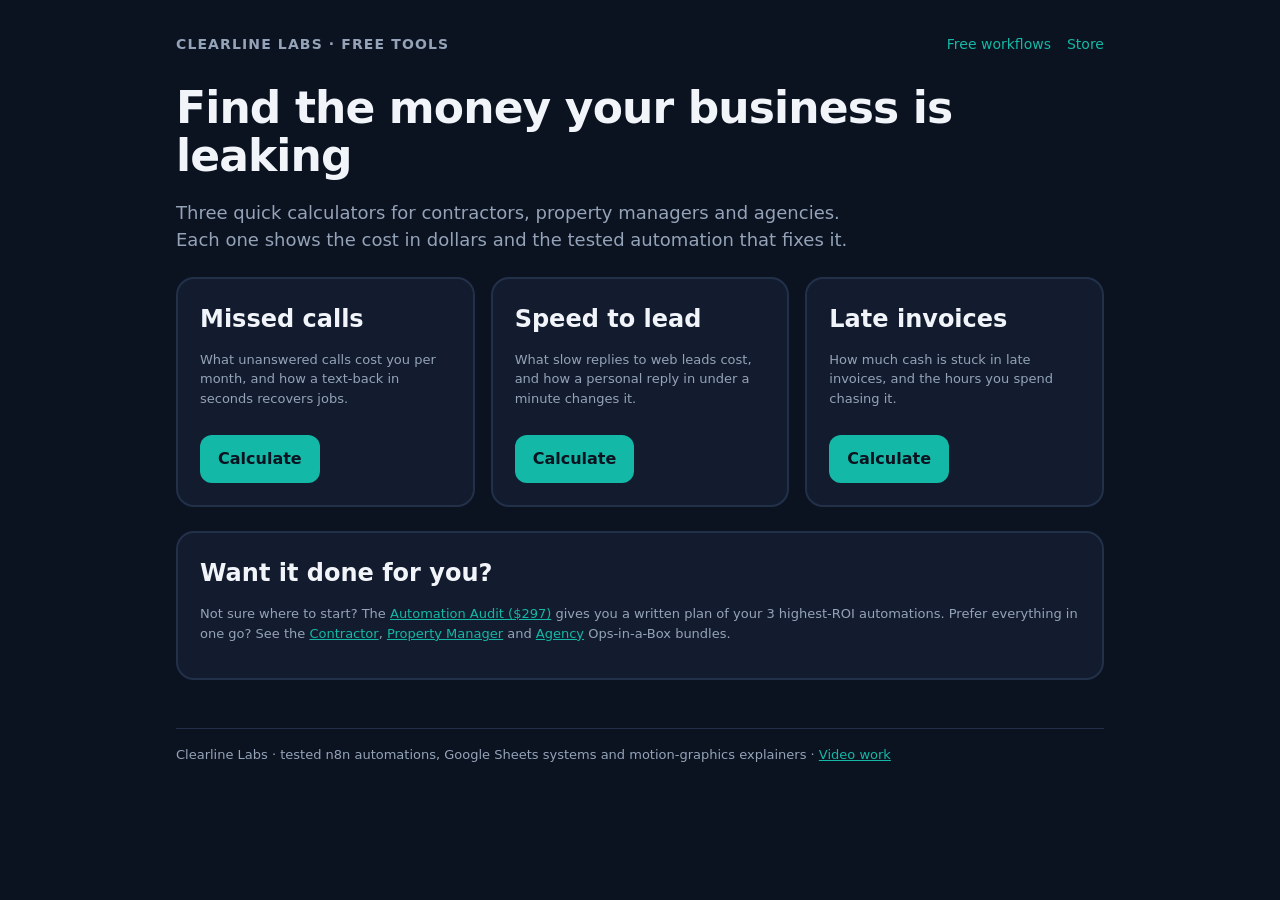
<file: index.html>
<!doctype html>
<html lang="en"><head><meta charset="utf-8"><meta name="viewport" content="width=device-width,initial-scale=1">
<title>Free ROI Calculators for Service Businesses | Clearline Labs</title>
<meta name="description" content="Free calculators: what missed calls, slow lead replies and late invoices cost your service business, plus tested automations that fix each one.">
<link rel="stylesheet" href="style.css"></head>
<body><div class="wrap">
<header><span class="brand">CLEARLINE LABS · FREE TOOLS</span><nav><a href="https://github.com/clearlinelabs/n8n-service-business-workflows">Free workflows</a><a href="https://payhip.com/ClearlineSheets90">Store</a></nav></header>
<h1>Find the money your business is leaking</h1>
<p class="lead">Three quick calculators for contractors, property managers and agencies. Each one shows the cost in dollars and the tested automation that fixes it.</p>
<div class="grid">
 <a class="card" href="missed-calls.html" style="text-decoration:none;color:inherit"><h2>Missed calls</h2><p class="small">What unanswered calls cost you per month, and how a text-back in seconds recovers jobs.</p><span class="cta">Calculate</span></a>
 <a class="card" href="speed-to-lead.html" style="text-decoration:none;color:inherit"><h2>Speed to lead</h2><p class="small">What slow replies to web leads cost, and how a personal reply in under a minute changes it.</p><span class="cta">Calculate</span></a>
 <a class="card" href="late-invoices.html" style="text-decoration:none;color:inherit"><h2>Late invoices</h2><p class="small">How much cash is stuck in late invoices, and the hours you spend chasing it.</p><span class="cta">Calculate</span></a>
</div>
<div class="card" style="margin-top:24px">
 <h2>Want it done for you?</h2>
 <p class="small">Not sure where to start? The <a href="https://payhip.com/b/TdWmA">Automation Audit ($297)</a> gives you a written plan of your 3 highest-ROI automations. Prefer everything in one go? See the <a href="https://payhip.com/b/8OyAo">Contractor</a>, <a href="https://payhip.com/b/LXHsT">Property Manager</a> and <a href="https://payhip.com/b/S9bpB">Agency</a> Ops-in-a-Box bundles.</p>
</div>
<footer>Clearline Labs · tested n8n automations, Google Sheets systems and motion-graphics explainers · <a href="https://drive.google.com/drive/folders/1w9K4oh6kOtWaZ6S0YHXWUV4kSQQJjT31">Video work</a></footer>
</div></body></html>
</file>
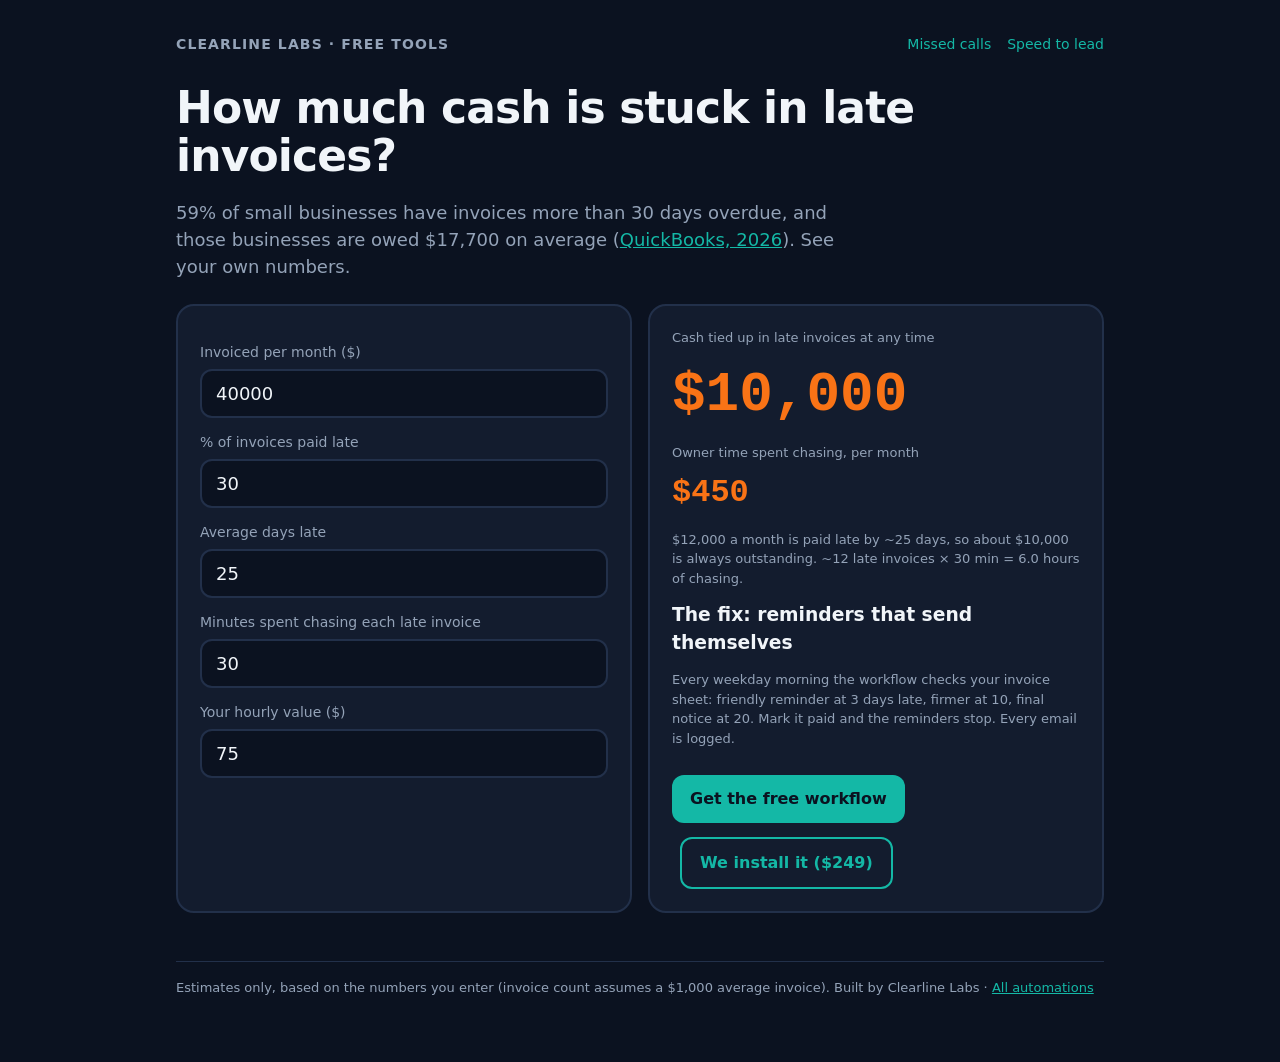
<file: late-invoices.html>
<!doctype html>
<html lang="en"><head><meta charset="utf-8"><meta name="viewport" content="width=device-width,initial-scale=1">
<title>Late Invoice Cost Calculator for Small Businesses | Clearline Labs</title>
<meta name="description" content="How much cash is stuck in late invoices, and how many hours do you spend chasing it? Free calculator plus an automatic reminder workflow.">
<link rel="stylesheet" href="style.css"></head>
<body><div class="wrap">
<header><a class="brand" href="./">CLEARLINE LABS · FREE TOOLS</a><nav><a href="missed-calls.html">Missed calls</a><a href="speed-to-lead.html">Speed to lead</a></nav></header>
<h1>How much cash is stuck in late invoices?</h1>
<p class="lead">59% of small businesses have invoices more than 30 days overdue, and those businesses are owed $17,700 on average (<a href="https://quickbooks.intuit.com/r/small-business-data/small-business-late-payments-report-2026/" rel="nofollow">QuickBooks, 2026</a>). See your own numbers.</p>
<div class="grid">
 <div class="card">
  <label for="billed">Invoiced per month ($)</label><input id="billed" type="number" value="40000" min="0">
  <label for="late">% of invoices paid late</label><input id="late" type="number" value="30" min="0" max="100">
  <label for="days">Average days late</label><input id="days" type="number" value="25" min="0">
  <label for="chase">Minutes spent chasing each late invoice</label><input id="chase" type="number" value="30" min="0">
  <label for="rate">Your hourly value ($)</label><input id="rate" type="number" value="75" min="0">
 </div>
 <div class="card">
  <div class="small">Cash tied up in late invoices at any time</div>
  <div class="result" id="stuck">$0</div>
  <div class="small">Owner time spent chasing, per month</div>
  <div class="result" id="time" style="font-size:32px">$0</div>
  <p class="small" id="explain"></p>
  <h3>The fix: reminders that send themselves</h3>
  <p class="small">Every weekday morning the workflow checks your invoice sheet: friendly reminder at 3 days late, firmer at 10, final notice at 20. Mark it paid and the reminders stop. Every email is logged.</p>
  <a class="cta" href="https://github.com/clearlinelabs/n8n-service-business-workflows/blob/main/workflows/invoice-reminders.json">Get the free workflow</a>
  <a class="cta ghost" href="https://payhip.com/b/TDyEN">We install it ($249)</a>
 </div>
</div>
<footer>Estimates only, based on the numbers you enter (invoice count assumes a $1,000 average invoice). Built by Clearline Labs · <a href="https://payhip.com/ClearlineSheets90">All automations</a></footer>
</div>
<script>
const $=id=>document.getElementById(id), fmt=n=>'$'+Math.round(n).toLocaleString('en-US');
function calc(){const b=+$('billed').value||0,l=(+$('late').value||0)/100,d=+$('days').value||0,m=+$('chase').value||0,r=+$('rate').value||0;
 const stuck=b*l*(d/30), n=b*l/1000, t=n*m/60*r; $('stuck').textContent=fmt(stuck); $('time').textContent=fmt(t);
 $('explain').textContent=`${fmt(b*l)} a month is paid late by ~${d} days, so about ${fmt(stuck)} is always outstanding. ~${Math.round(n)} late invoices × ${m} min = ${(n*m/60).toFixed(1)} hours of chasing.`;}
document.querySelectorAll('input').forEach(i=>i.addEventListener('input',calc)); calc();
</script></body></html>
</file>
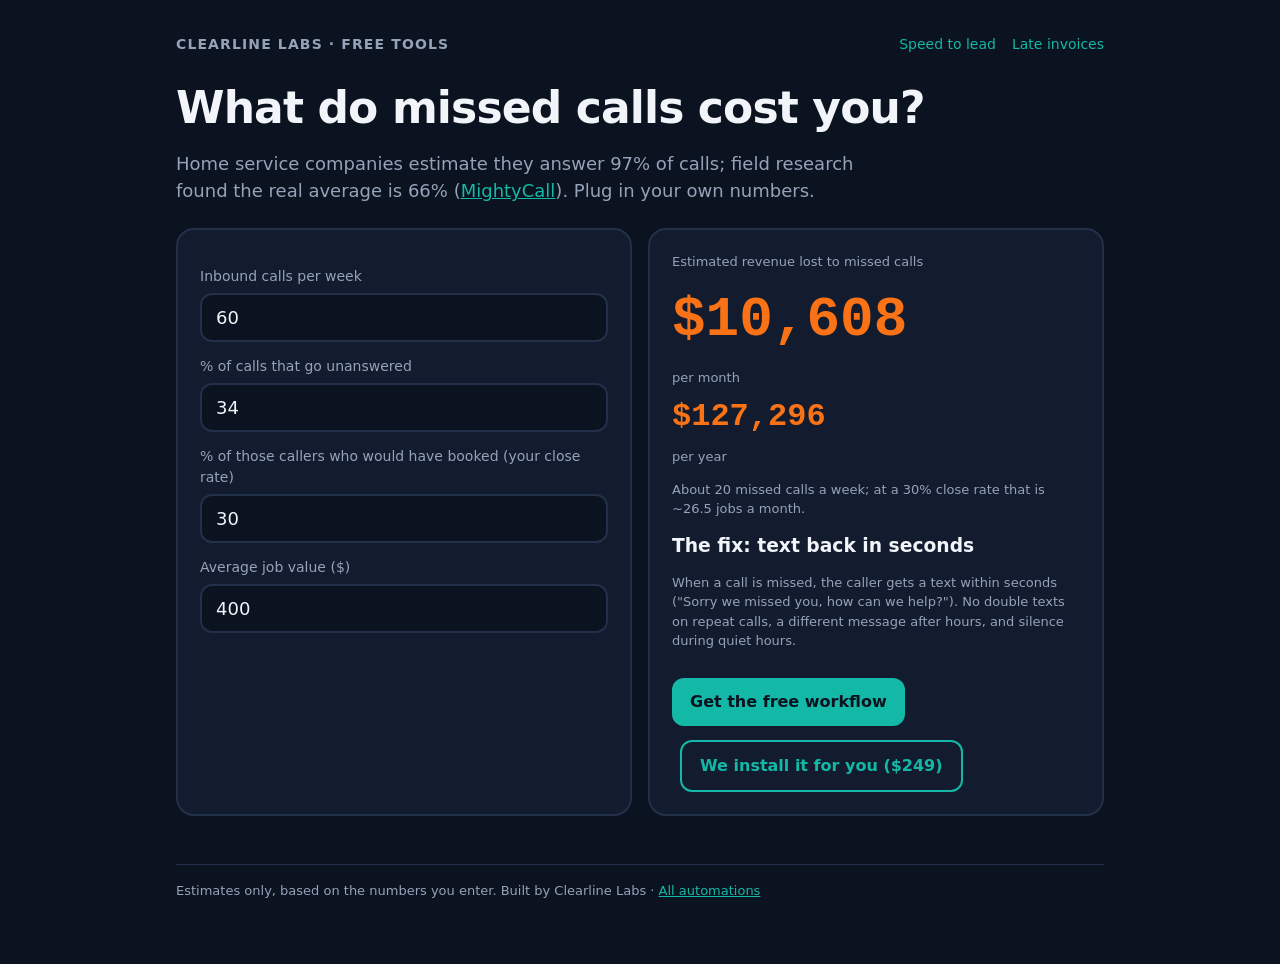
<file: missed-calls.html>
<!doctype html>
<html lang="en"><head><meta charset="utf-8"><meta name="viewport" content="width=device-width,initial-scale=1">
<title>Missed Call Cost Calculator for Home Service Businesses | Clearline Labs</title>
<meta name="description" content="How much revenue do missed calls cost your HVAC, plumbing, roofing or electrical business each month? Free calculator, plus the fix.">
<link rel="stylesheet" href="style.css"></head>
<body><div class="wrap">
<header><a class="brand" href="./">CLEARLINE LABS · FREE TOOLS</a><nav><a href="speed-to-lead.html">Speed to lead</a><a href="late-invoices.html">Late invoices</a></nav></header>
<h1>What do missed calls cost you?</h1>
<p class="lead">Home service companies estimate they answer 97% of calls; field research found the real average is 66% (<a href="https://www.mightycall.com/blog/research-businesses-arent-answering-the-phone-as-much-as-they-think/" rel="nofollow">MightyCall</a>). Plug in your own numbers.</p>
<div class="grid">
 <div class="card">
  <label for="calls">Inbound calls per week</label><input id="calls" type="number" value="60" min="0">
  <label for="miss">% of calls that go unanswered</label><input id="miss" type="number" value="34" min="0" max="100">
  <label for="book">% of those callers who would have booked (your close rate)</label><input id="book" type="number" value="30" min="0" max="100">
  <label for="ticket">Average job value ($)</label><input id="ticket" type="number" value="400" min="0">
 </div>
 <div class="card">
  <div class="small">Estimated revenue lost to missed calls</div>
  <div class="result" id="month">$0</div><div class="small">per month</div>
  <div class="result" id="year" style="font-size:32px">$0</div><div class="small">per year</div>
  <p class="small" id="explain"></p>
  <h3>The fix: text back in seconds</h3>
  <p class="small">When a call is missed, the caller gets a text within seconds ("Sorry we missed you, how can we help?"). No double texts on repeat calls, a different message after hours, and silence during quiet hours.</p>
  <a class="cta" href="https://github.com/clearlinelabs/n8n-service-business-workflows/blob/main/workflows/missed-call-textback.json">Get the free workflow</a>
  <a class="cta ghost" href="https://payhip.com/b/TDyEN">We install it for you ($249)</a>
 </div>
</div>
<footer>Estimates only, based on the numbers you enter. Built by Clearline Labs · <a href="https://payhip.com/ClearlineSheets90">All automations</a></footer>
</div>
<script>
const $=id=>document.getElementById(id), fmt=n=>'$'+Math.round(n).toLocaleString('en-US');
function calc(){const c=+$('calls').value||0,m=(+$('miss').value||0)/100,b=(+$('book').value||0)/100,t=+$('ticket').value||0;
 const lostJobs=c*m*b*52/12, mo=lostJobs*t; $('month').textContent=fmt(mo); $('year').textContent=fmt(mo*12);
 $('explain').textContent=`About ${Math.round(c*m)} missed calls a week; at a ${Math.round(b*100)}% close rate that is ~${lostJobs.toFixed(1)} jobs a month.`;}
document.querySelectorAll('input').forEach(i=>i.addEventListener('input',calc)); calc();
</script></body></html>
</file>
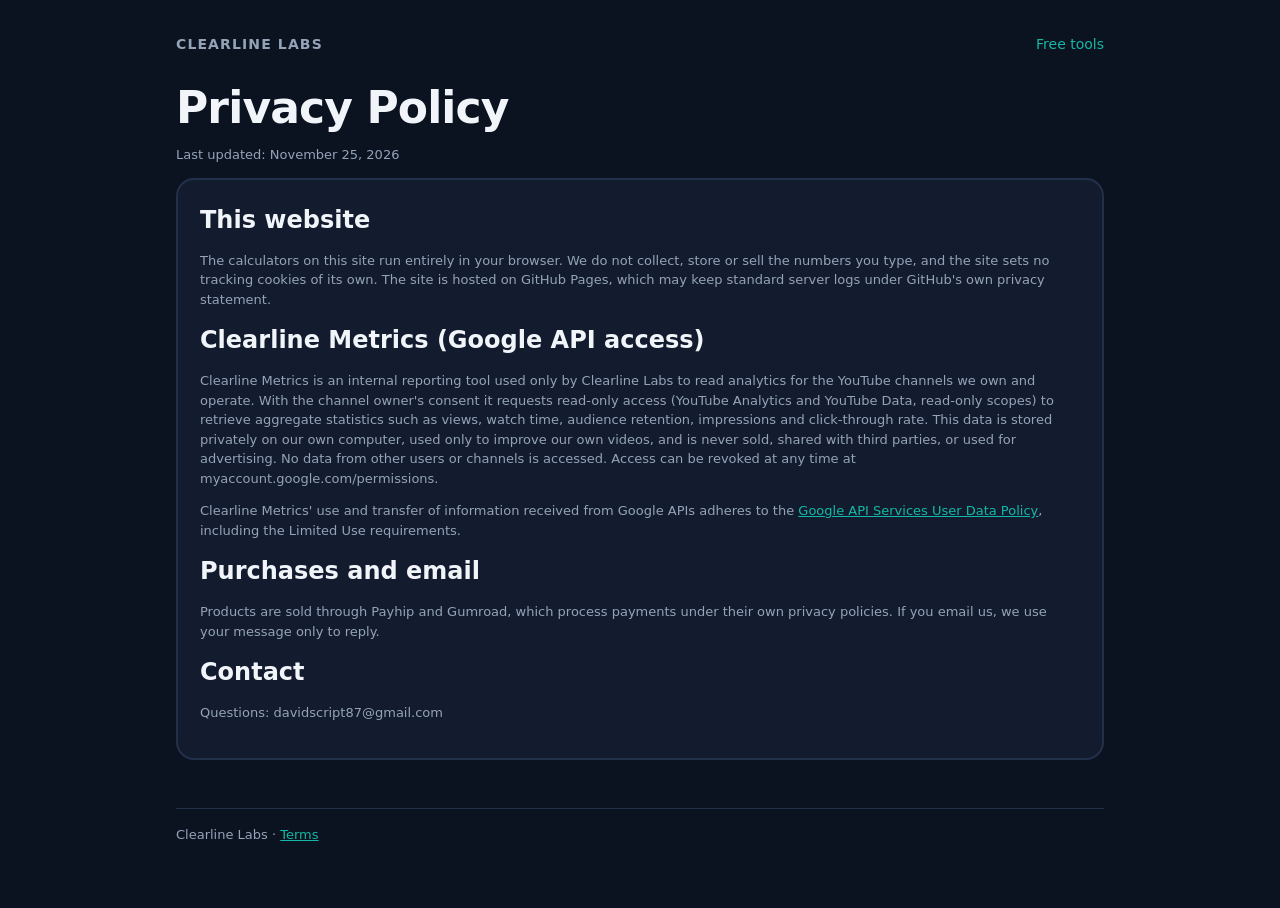
<file: privacy.html>
<!doctype html>
<html lang="en"><head><meta charset="utf-8"><meta name="viewport" content="width=device-width,initial-scale=1">
<title>Privacy Policy | Clearline Labs</title>
<link rel="stylesheet" href="style.css"></head>
<body><div class="wrap">
<header><span class="brand">CLEARLINE LABS</span><nav><a href="index.html">Free tools</a></nav></header>
<h1>Privacy Policy</h1>
<p class="small">Last updated: November 25, 2026</p>
<div class="card">
<h2>This website</h2>
<p class="small">The calculators on this site run entirely in your browser. We do not collect, store or sell the numbers you type, and the site sets no tracking cookies of its own. The site is hosted on GitHub Pages, which may keep standard server logs under GitHub's own privacy statement.</p>
<h2>Clearline Metrics (Google API access)</h2>
<p class="small">Clearline Metrics is an internal reporting tool used only by Clearline Labs to read analytics for the YouTube channels we own and operate. With the channel owner's consent it requests read-only access (YouTube Analytics and YouTube Data, read-only scopes) to retrieve aggregate statistics such as views, watch time, audience retention, impressions and click-through rate. This data is stored privately on our own computer, used only to improve our own videos, and is never sold, shared with third parties, or used for advertising. No data from other users or channels is accessed. Access can be revoked at any time at myaccount.google.com/permissions.</p>
<p class="small">Clearline Metrics' use and transfer of information received from Google APIs adheres to the <a href="https://developers.google.com/terms/api-services-user-data-policy">Google API Services User Data Policy</a>, including the Limited Use requirements.</p>
<h2>Purchases and email</h2>
<p class="small">Products are sold through Payhip and Gumroad, which process payments under their own privacy policies. If you email us, we use your message only to reply.</p>
<h2>Contact</h2>
<p class="small">Questions: davidscript87@gmail.com</p>
</div>
<footer>Clearline Labs · <a href="terms.html">Terms</a></footer>
</div></body></html>
</file>
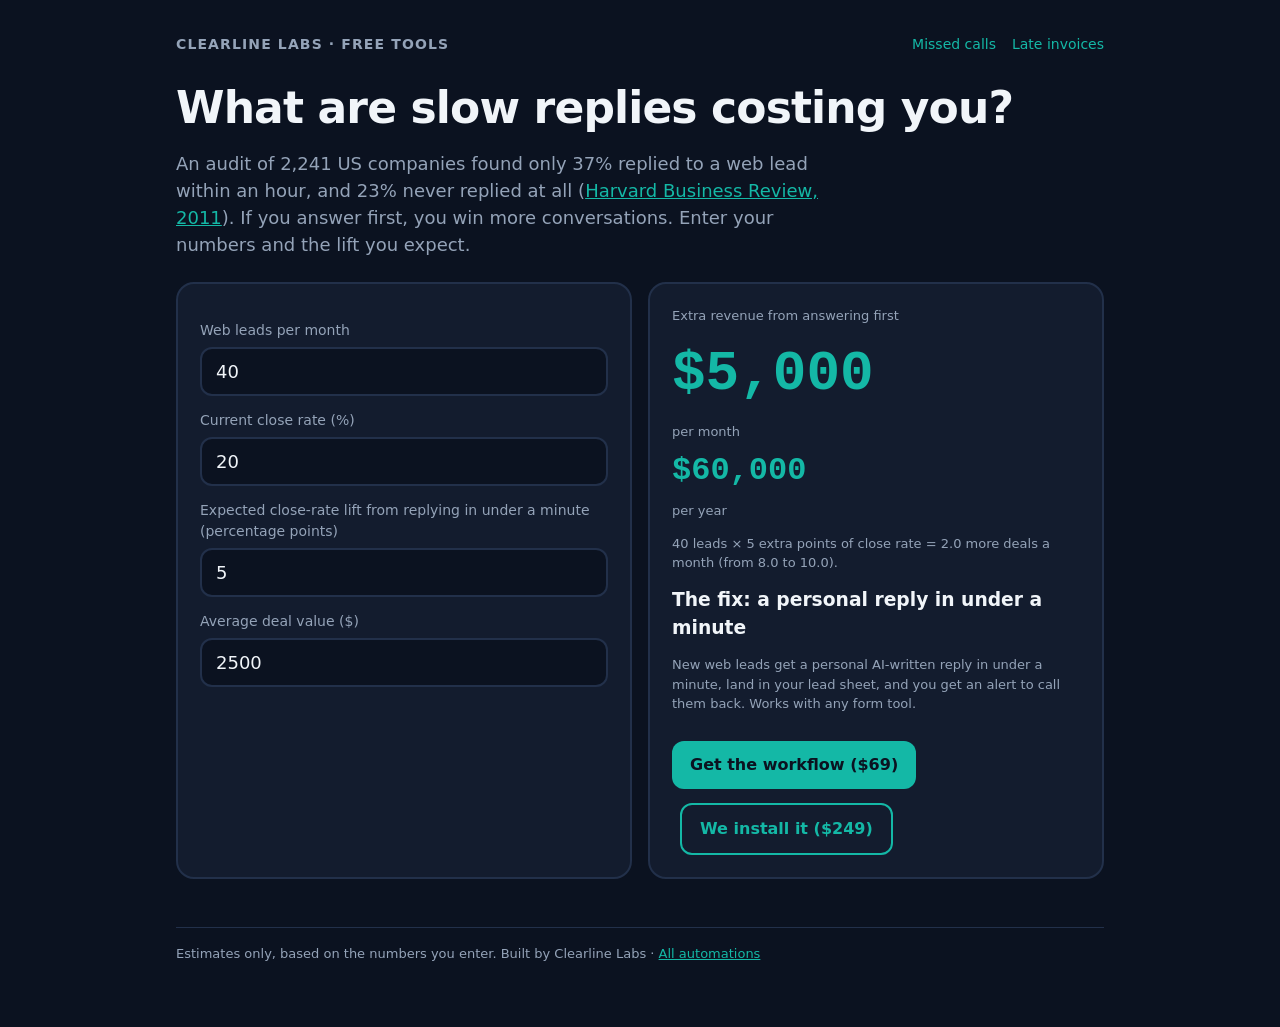
<file: speed-to-lead.html>
<!doctype html>
<html lang="en"><head><meta charset="utf-8"><meta name="viewport" content="width=device-width,initial-scale=1">
<title>Speed-to-Lead Calculator: What Slow Replies Cost | Clearline Labs</title>
<meta name="description" content="Estimate the revenue you leave on the table by replying to web leads slowly. Free calculator for service businesses and agencies.">
<link rel="stylesheet" href="style.css"></head>
<body><div class="wrap">
<header><a class="brand" href="./">CLEARLINE LABS · FREE TOOLS</a><nav><a href="missed-calls.html">Missed calls</a><a href="late-invoices.html">Late invoices</a></nav></header>
<h1>What are slow replies costing you?</h1>
<p class="lead">An audit of 2,241 US companies found only 37% replied to a web lead within an hour, and 23% never replied at all (<a href="https://scholarsarchive.byu.edu/facpub/9711" rel="nofollow">Harvard Business Review, 2011</a>). If you answer first, you win more conversations. Enter your numbers and the lift you expect.</p>
<div class="grid">
 <div class="card">
  <label for="leads">Web leads per month</label><input id="leads" type="number" value="40" min="0">
  <label for="close">Current close rate (%)</label><input id="close" type="number" value="20" min="0" max="100">
  <label for="lift">Expected close-rate lift from replying in under a minute (percentage points)</label><input id="lift" type="number" value="5" min="0" max="100">
  <label for="deal">Average deal value ($)</label><input id="deal" type="number" value="2500" min="0">
 </div>
 <div class="card">
  <div class="small">Extra revenue from answering first</div>
  <div class="result ok" id="month">$0</div><div class="small">per month</div>
  <div class="result ok" id="year" style="font-size:32px">$0</div><div class="small">per year</div>
  <p class="small" id="explain"></p>
  <h3>The fix: a personal reply in under a minute</h3>
  <p class="small">New web leads get a personal AI-written reply in under a minute, land in your lead sheet, and you get an alert to call them back. Works with any form tool.</p>
  <a class="cta" href="https://payhip.com/b/8SsmG">Get the workflow ($69)</a>
  <a class="cta ghost" href="https://payhip.com/b/TDyEN">We install it ($249)</a>
 </div>
</div>
<footer>Estimates only, based on the numbers you enter. Built by Clearline Labs · <a href="https://payhip.com/ClearlineSheets90">All automations</a></footer>
</div>
<script>
const $=id=>document.getElementById(id), fmt=n=>'$'+Math.round(n).toLocaleString('en-US');
function calc(){const l=+$('leads').value||0,lift=(+$('lift').value||0)/100,d=+$('deal').value||0,c=(+$('close').value||0)/100;
 const extra=l*lift*d; $('month').textContent=fmt(extra); $('year').textContent=fmt(extra*12);
 $('explain').textContent=`${l} leads × ${Math.round(lift*100)} extra points of close rate = ${(l*lift).toFixed(1)} more deals a month (from ${(l*c).toFixed(1)} to ${(l*(c+lift)).toFixed(1)}).`;}
document.querySelectorAll('input').forEach(i=>i.addEventListener('input',calc)); calc();
</script></body></html>
</file>
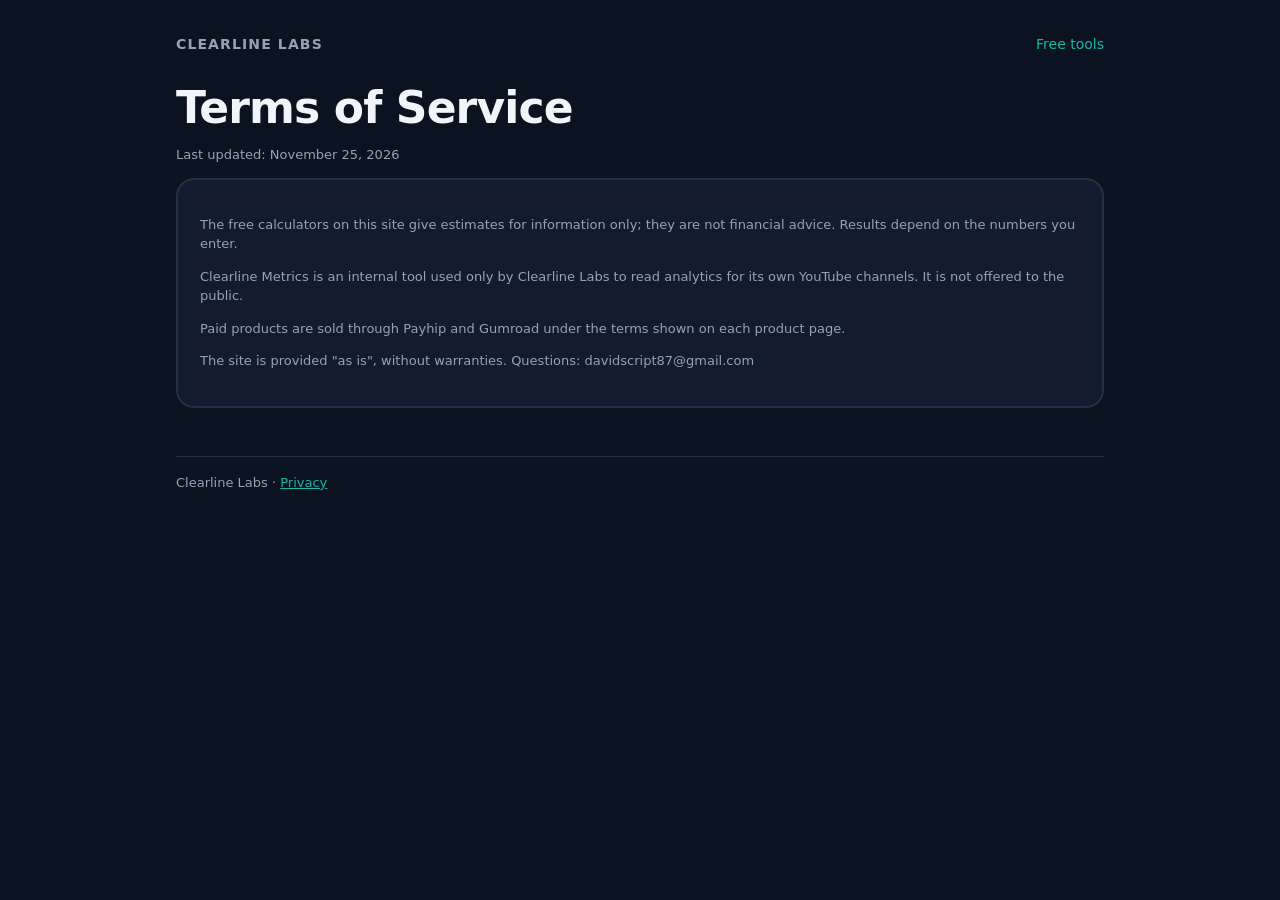
<file: terms.html>
<!doctype html>
<html lang="en"><head><meta charset="utf-8"><meta name="viewport" content="width=device-width,initial-scale=1">
<title>Terms of Service | Clearline Labs</title>
<link rel="stylesheet" href="style.css"></head>
<body><div class="wrap">
<header><span class="brand">CLEARLINE LABS</span><nav><a href="index.html">Free tools</a></nav></header>
<h1>Terms of Service</h1>
<p class="small">Last updated: November 25, 2026</p>
<div class="card">
<p class="small">The free calculators on this site give estimates for information only; they are not financial advice. Results depend on the numbers you enter.</p>
<p class="small">Clearline Metrics is an internal tool used only by Clearline Labs to read analytics for its own YouTube channels. It is not offered to the public.</p>
<p class="small">Paid products are sold through Payhip and Gumroad under the terms shown on each product page.</p>
<p class="small">The site is provided "as is", without warranties. Questions: davidscript87@gmail.com</p>
</div>
<footer>Clearline Labs · <a href="privacy.html">Privacy</a></footer>
</div></body></html>
</file>
<file: style.css>
:root{--bg:#0B1220;--panel:#131C2E;--line:#22304A;--text:#F1F5F9;--muted:#94A3B8;--accent:#14B8A6;--alert:#F97316}
*{box-sizing:border-box}
body{margin:0;background:var(--bg);color:var(--text);font-family:Inter,system-ui,-apple-system,Segoe UI,Roboto,sans-serif;line-height:1.5}
a{color:var(--accent)}
.wrap{max-width:960px;margin:0 auto;padding:32px 16px 64px}
header{display:flex;justify-content:space-between;align-items:center;gap:12px;flex-wrap:wrap;margin-bottom:28px}
.brand{font-weight:800;letter-spacing:.08em;font-size:14px;color:var(--muted);text-decoration:none}
nav a{margin-left:16px;font-size:14px;text-decoration:none}
h1{font-size:clamp(28px,5vw,44px);line-height:1.1;margin:0 0 12px;letter-spacing:-.02em}
.lead{color:var(--muted);font-size:18px;max-width:680px}
.grid{display:grid;grid-template-columns:repeat(auto-fit,minmax(260px,1fr));gap:16px;margin-top:24px}
.card{background:var(--panel);border:2px solid var(--line);border-radius:18px;padding:22px}
.card h2,.card h3{margin:0 0 8px}
label{display:block;font-size:14px;color:var(--muted);margin:14px 0 6px}
input{width:100%;background:var(--bg);color:var(--text);border:2px solid var(--line);border-radius:12px;padding:12px 14px;font-size:18px;font-family:inherit}
input:focus{outline:none;border-color:var(--accent)}
.result{font-family:"JetBrains Mono",ui-monospace,monospace;font-size:clamp(34px,7vw,56px);color:var(--alert);font-weight:700;margin:6px 0}
.ok{color:var(--accent)}
.small{font-size:13px;color:var(--muted)}
.cta{display:inline-block;margin-top:14px;background:var(--accent);color:var(--bg);font-weight:800;padding:12px 18px;border-radius:12px;text-decoration:none}
.cta.ghost{background:transparent;color:var(--accent);border:2px solid var(--accent);margin-left:8px}
footer{margin-top:48px;color:var(--muted);font-size:13px;border-top:1px solid var(--line);padding-top:16px}
</file>
